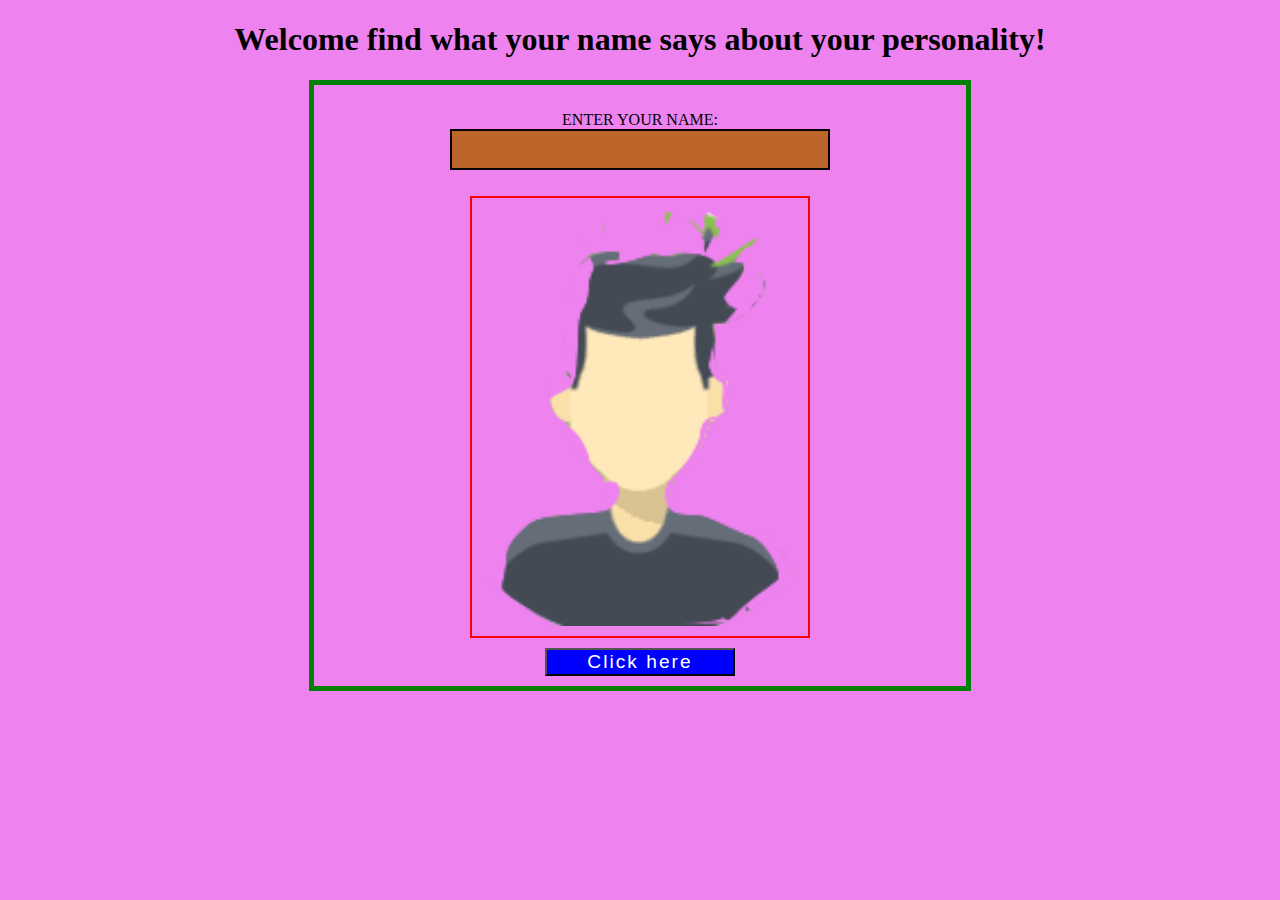
<file: api-project/index.html>
<!DOCTYPE html>
<html lang="en">
<head>
  <meta charset="UTF-8">
  <meta name="viewport" content="width=device-width, initial-scale=1.0">
  <meta http-equiv="X-UA-Compatible" content="ie=edge">
  <title>google map api project</title>
  <link rel="stylesheet" href="styles.css">
  <script defer src="script.js"></script>
</head>
<body>
  <div id="container">
    <h1>Welcome find what your name says about your personality!</h1>
    <div id="box">
<p style="text-align:center">ENTER YOUR NAME:<br>
<input type="text" id="name"></p>
<div id="image-box">
<img src="images.png" alt="image of you" width="50%" height="auto" id="imgsrc">
  </div>
  <button type="submit" id="button">Click here</button>
  <div id="map"></div>
    </div>
  </div>

<script src="https://cdnjs.cloudflare.com/ajax/libs/jquery/3.4.1/jquery.min.js">
  </script>

</body>
</html>
</file>
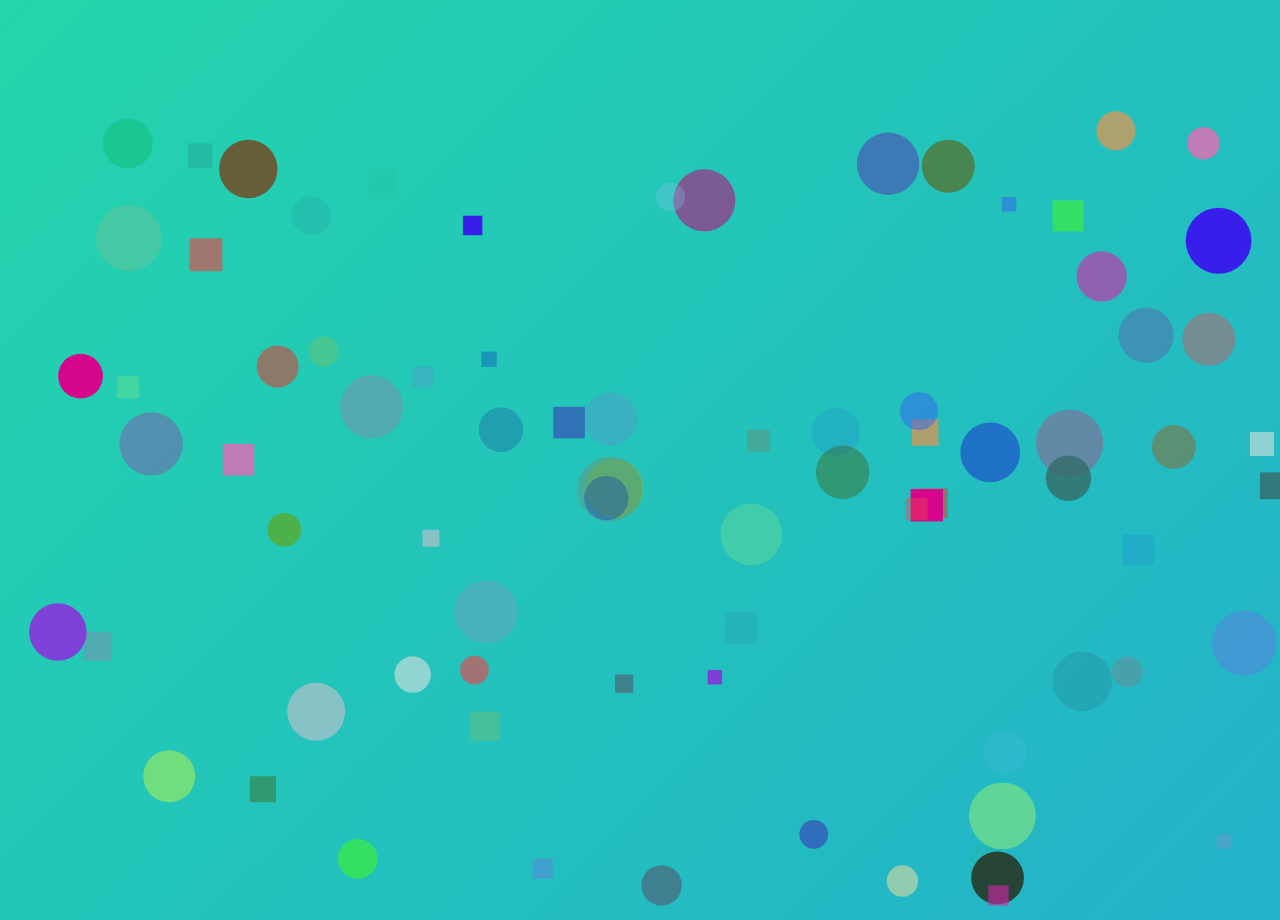
<file: project10/index.html>
<!DOCTYPE html>
<html lang="en">
<head>
  <meta charset="UTF-8">
  <meta name="viewport" content="width=device-width, initial-scale=1.0">
  <meta http-equiv="X-UA-Compatible" content="ie=edge">
  <title>Bouncing Ball</title>
  <script defer src="script.js"></script>
<style>
  body{
background: linear-gradient(-45deg, #EE7752, #E73C7E, #23A6D5, #23D5AB);
background-size:400% 400%;
animation: change 10s ease-in-out infinite;
overflow:hidden;
  }
  @keyframes change{
    0%{
      background-position:0 50%;
    }
    50%{
      background-position:100% 50%;
    }
    100%{
      background-position:0 50%;
    }
  }
  </style>




</head>

<body>
  <canvas id="canvas"></canvas>


</body>
</html>
</file>
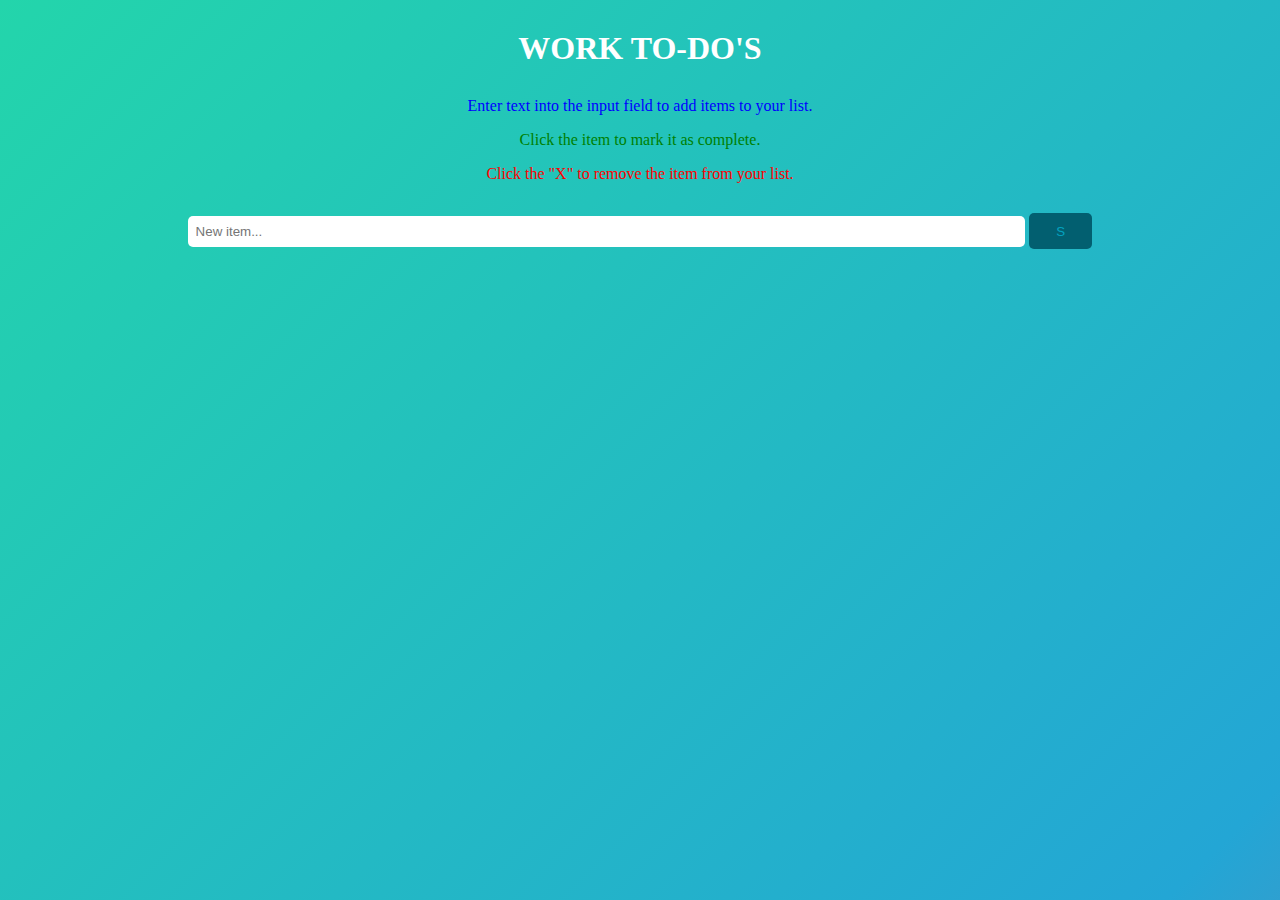
<file: project11/index.html>
<!DOCTYPE html>
<html lang="en">
<head>
  <meta charset="UTF-8">
  <meta name="viewport" content="width=device-width, initial-scale=1.0">
  <meta http-equiv="X-UA-Compatible" content="ie=edge">
  <title>To-Do List</title>
<link rel="stylesheet" href="styles.css">
</head>
<body>
  <div class="container">
		<div class="row">
			<div class="intro col-12">
				<h1>Work To-Do's</h1>
      </div>
					<div class="border1"></div>
					<div c
				</div>
			</div>
		</div>

		<div class="row">
			<div class="helpText col-12">
				<p id="first">Enter text into the input field to add items to your list.</p>
				<p id="second">Click the item to mark it as complete.</p>
				<p id="third">Click the "X" to remove the item from your list.</p>
			</div>
		</div>

		<div class="row">
			<div class="col-12">
				<input id="userInput" type="text" placeholder="New item..." maxlength="27">
				<button id="enter"><i class="fas fa-pencil-alt"></i></button>
			</div>
		</div>

		<!-- Empty List -->
		<div class="row">
			<div class="listItems col-12">
				<ul class="col-12 offset-0 col-sm-8 offset-sm-2">
				</ul>
			</div>
		</div>

	</div>
  <script type="text/javascript" src="script.js">
  </script>
</body>
</html>
</file>
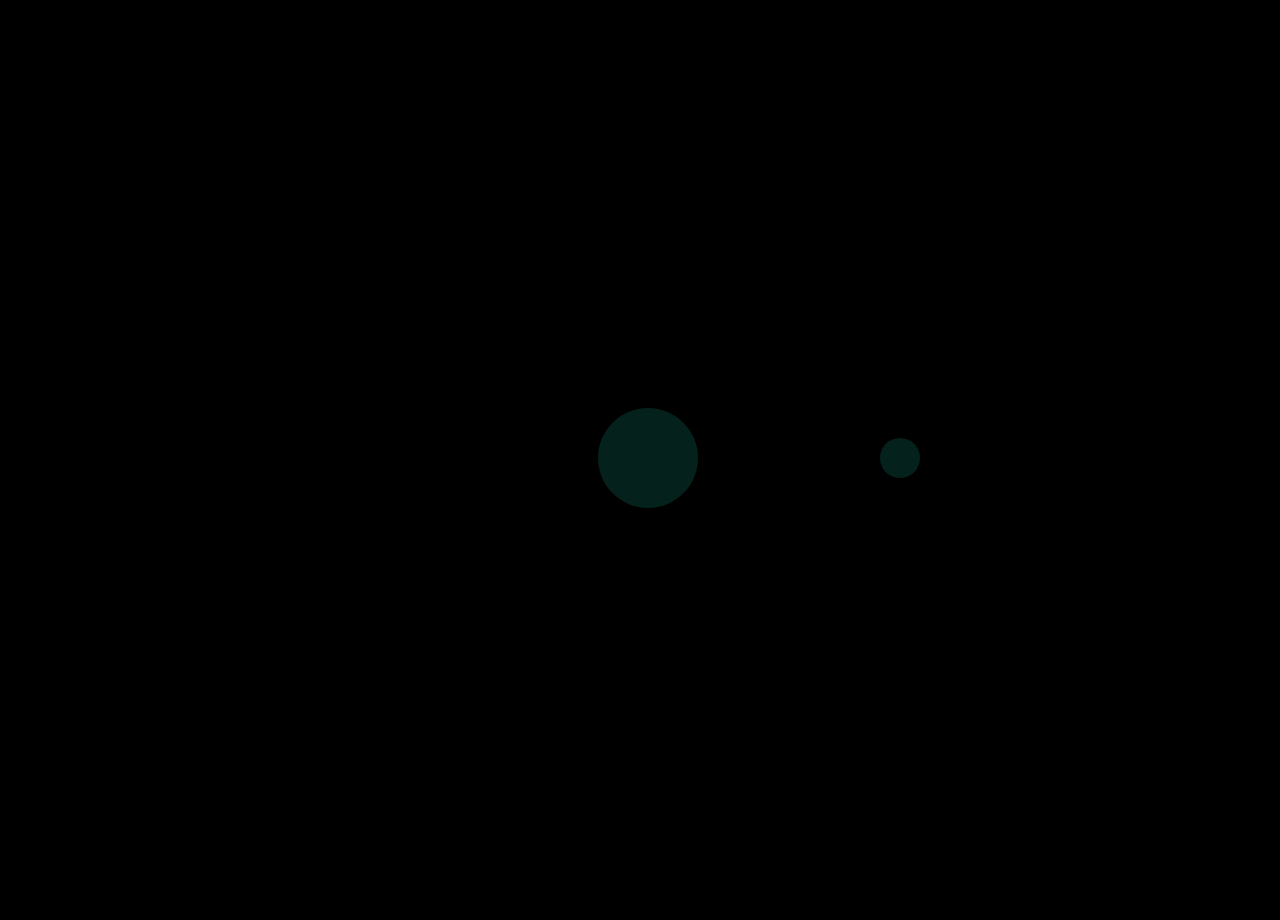
<file: project13/index.html>
<!DOCTYPE html>
<html lang="en">
<head>
  <meta charset="UTF-8">
  <meta name="viewport" content="width=device-width, initial-scale=1.0">
  <meta http-equiv="X-UA-Compatible" content="ie=edge">
  <title>Ball2 </title>
  <link rel="stylesheet" href="style.css">
<script defer src="script.js"></script>
</head>

<body>

  <canvas id="canvas" ></canvas>


</body>
</html>
</file>
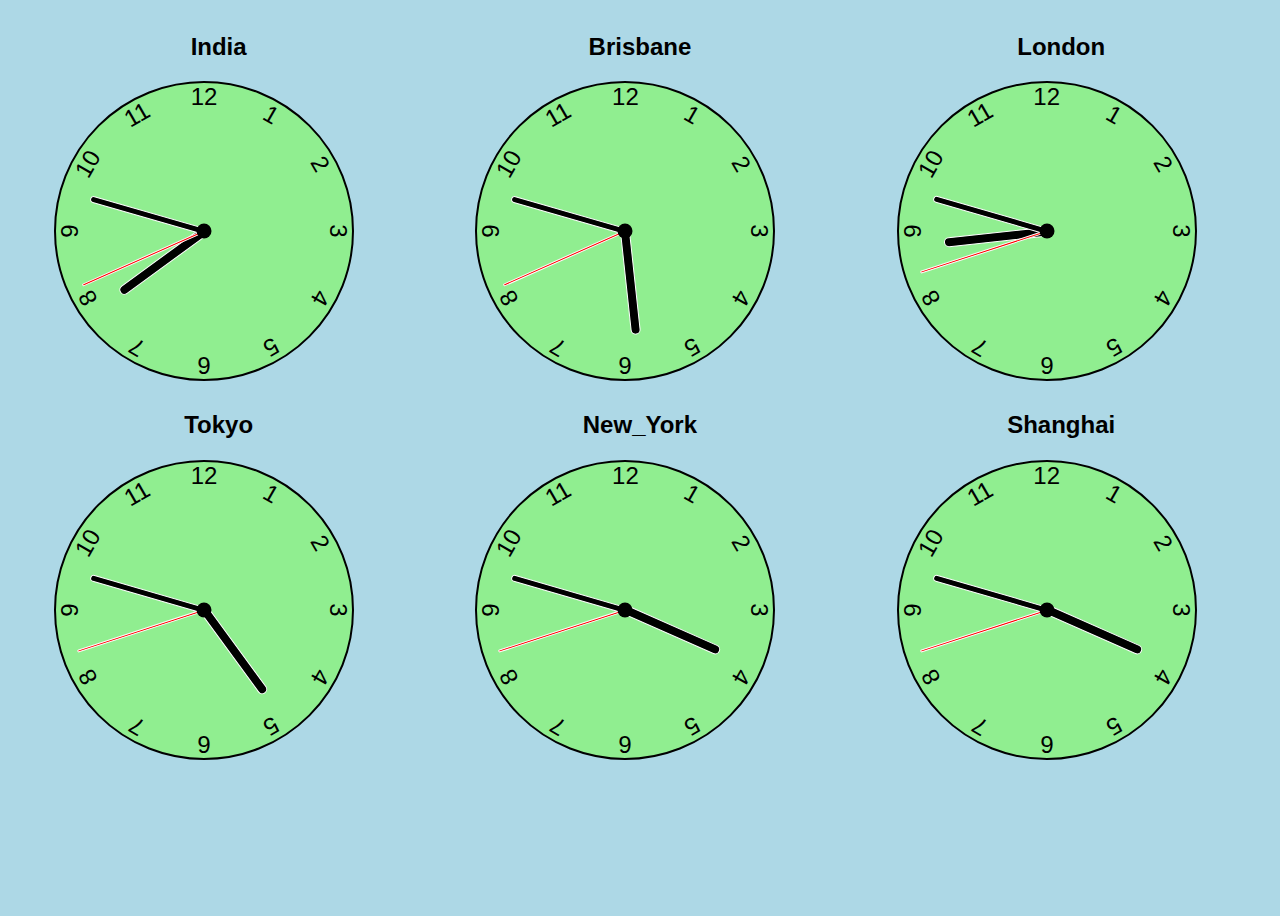
<file: project2/index.html>
<!DOCTYPE html>
<html lang="en">
<head>
  <link href="styles.css" rel="stylesheet">
  <meta charset="UTF-8">
  <meta name="viewport" content="width=device-widht,initial-scale=1.0">
  <meta http-equiv="X-UA-Compatible" content="ie=edge">
  <script defer src="script.js"></script>
  <script defer src="script2.js"></script>
  <script defer src="script3.js"></script>
  <script defer src="script4.js"></script>
  <script defer src="script5.js"></script>
  <script defer src="script6.js"></script>
  <title>Clock</title>
  </head>
  <body>
    <div class="row">
    <div class="column">
      <h2 style="text-align:center">India</h2>
    <div class="clock">
      <div class="hand hour" data-hour-hand></div>
      <div class="hand minute" data-minute-hand></div>
      <div class="hand second" data-second-hand></div>
      <div class="number number1">1</div>
      <div class="number number2">2</div>
      <div class="number number3">3</div>
      <div class="number number4">4</div>
      <div class="number number5">5</div>
      <div class="number number6">6</div>
      <div class="number number7">7</div>
      <div class="number number8">8</div>
      <div class="number number9">9</div>
      <div class="number number10">10</div>
      <div class="number number11">11</div>
      <div class="number number12">12</div>
</div>
</div>
<div class="column">
  <h2 style="text-align:center">Brisbane</h2>
<div class="clock">
  <div class="hand hour" data-hour-hand2></div>
  <div class="hand minute" data-minute-hand2></div>
  <div class="hand second" data-second-hand2></div>
  <div class="number number1">1</div>
  <div class="number number2">2</div>
  <div class="number number3">3</div>
  <div class="number number4">4</div>
  <div class="number number5">5</div>
  <div class="number number6">6</div>
  <div class="number number7">7</div>
  <div class="number number8">8</div>
  <div class="number number9">9</div>
  <div class="number number10">10</div>
  <div class="number number11">11</div>
  <div class="number number12">12</div>
</div>
</div>

<div class="column">
  <h2 style="text-align:center">London</h2>
<div class="clock">
  <div class="hand hour" data-hour-hand3></div>
  <div class="hand minute" data-minute-hand3></div>
  <div class="hand second" data-second-hand3></div>
  <div class="number number1">1</div>
  <div class="number number2">2</div>
  <div class="number number3">3</div>
  <div class="number number4">4</div>
  <div class="number number5">5</div>
  <div class="number number6">6</div>
  <div class="number number7">7</div>
  <div class="number number8">8</div>
  <div class="number number9">9</div>
  <div class="number number10">10</div>
  <div class="number number11">11</div>
  <div class="number number12">12</div>
</div>
</div>
</div>
<div class="row">
<div class="column">
  <h2 style="text-align:center">Tokyo</h2>
<div class="clock">
  <div class="hand hour" data-hour-hand4></div>
  <div class="hand minute" data-minute-hand4></div>
  <div class="hand second" data-second-hand4></div>
  <div class="number number1">1</div>
  <div class="number number2">2</div>
  <div class="number number3">3</div>
  <div class="number number4">4</div>
  <div class="number number5">5</div>
  <div class="number number6">6</div>
  <div class="number number7">7</div>
  <div class="number number8">8</div>
  <div class="number number9">9</div>
  <div class="number number10">10</div>
  <div class="number number11">11</div>
  <div class="number number12">12</div>
</div>
</div>
<div class="column">
  <h2 style="text-align:center">New_York</h2>
<div class="clock">
<div class="hand hour" data-hour-hand5></div>
<div class="hand minute" data-minute-hand5></div>
<div class="hand second" data-second-hand5></div>
<div class="number number1">1</div>
<div class="number number2">2</div>
<div class="number number3">3</div>
<div class="number number4">4</div>
<div class="number number5">5</div>
<div class="number number6">6</div>
<div class="number number7">7</div>
<div class="number number8">8</div>
<div class="number number9">9</div>
<div class="number number10">10</div>
<div class="number number11">11</div>
<div class="number number12">12</div>
</div>
</div>

<div class="column">
  <h2 style="text-align:center">Shanghai</h2>
<div class="clock">
<div class="hand hour" data-hour-hand6></div>
<div class="hand minute" data-minute-hand6></div>
<div class="hand second" data-second-hand6></div>
<div class="number number1">1</div>
<div class="number number2">2</div>
<div class="number number3">3</div>
<div class="number number4">4</div>
<div class="number number5">5</div>
<div class="number number6">6</div>
<div class="number number7">7</div>
<div class="number number8">8</div>
<div class="number number9">9</div>
<div class="number number10">10</div>
<div class="number number11">11</div>
<div class="number number12">12</div>
</div>
</div>
</div>

  </body>
  </html>
</file>
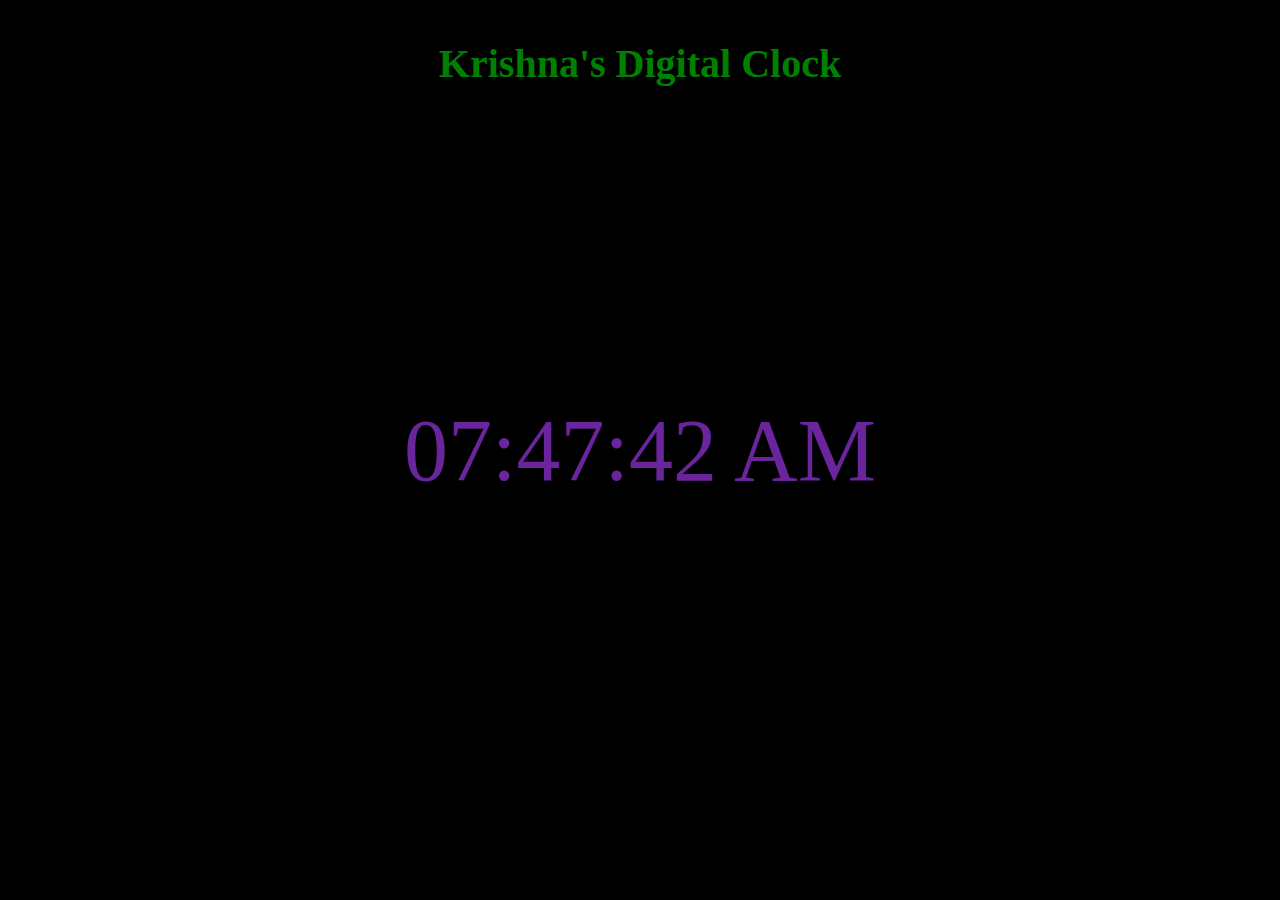
<file: project3/index.html>
<!DOCTYPE html>
<html lang="en">
<head>
  <link href="styles.css" rel="stylesheet">
  <meta charset="UTF-8">
  <meta name="viewport" content="width=device-widht,initial-scale=1.0">
  <meta http-equiv="X-UA-Compatible" content="ie=edge">
  <script defer src="script.js"></script>
  <title>Digital Clock</title>

</head>
<body>
  <h3 style="color:green; font-size:2.5rem">Krishna's Digital Clock</h3>
  <div id="myclock" class="clock"></div>
</body>
</html>
</file>
<file: api-project/styles.css>
body{
  background:violet;
}
#box{
  left:50%;
  width:50%;
  height: auto;
  margin-left: auto;
  margin-right: auto;
  padding:10px;
  border: 5px solid green;
}
input[type=text]{
  width:60%;
  padding: 10px ;
  box-sizing: border-box;
  border: 2px solid black;
  margin-bottom: 10px;
  background: #bd662b;
  font-size: 15px;
}
h1{
  text-align: center;
}
#imgsrc{
  display: block;
  border: 2px solid red;
  padding:10px;
  margin-left: auto;
  margin-right: auto;
  width:50%;
  margin-bottom: 10px;
}
button{
  display: block;
  margin: auto;
  width:30%;
  background-color: blue;
  letter-spacing: 2px;
  font-size:1.2rem;
  color:white;
}
#map{
  width:100%;
  height:auto;
}
</file>
<file: project11/styles.css>
body{
background: linear-gradient(-45deg, #EE7752, #E73C7E, #23A6D5, #23D5AB);
background-size:400% 400%;
animation: change 10s ease-in-out infinite;
overflow:hidden;
text-align: center;
}
@keyframes change{
  0%{
    background-position:0 50%;
  }
  50%{
    background-position:100% 50%;
  }
  100%{
    background-position:0 50%;
  }
}

.intro{
  margin:30px 0px;
  font-weight: bold;
}

h1{
  color: #ffffff;
  text-transform: uppercase;
  font-weight: 800;
}
h1:hover{
  font-weight:1000;
  font-size: 50px;
  text-transform: lowercase;
}
#first {
	margin-top: 10px;
	color: blue;
}

#second {
	color: green;

}

#third {
	color: red;
	margin-bottom: 30px;
}

#enter{
  border: none;
  padding: 5px,15px;
  border-radius: 5px;
  color: #04A1BF;
  background-color: #025F70;
  transition: all 0.75s ease;
	-webkit-transition: all 0.75s ease;
	-moz-transition: all 0.75s ease;
	-ms-transition: all 0.75s ease;
	-o-transition: all 0.75 ease;
	font-weight: normal;
  min-width: 5%;
  min-height: 04vh;
}

#enter:hover{
	background-color: #02798F;
	color: #FFCD5D;
}

ul{
  text-align:left;
  margin-top: 20px;
}

li{
  list-style:none;
  padding:10px 20px;
  color: green;
  text-transform: capitalize;
  font-weight: 600;
  border: 2px solid #025f70;
  border-radius: 5px;
  margin-bottom: 10px;
	background: black;
	transition: all 0.75s ease;
	-webkit-transition: all 0.5s ease;
	-moz-transition: all 0.5s ease;
	-ms-transition: all 0.5s ease;
	-o-transition: all 0.5 ease;
}

li:hover {
	background: #76CFE0;
}

li > button {
	font-weight: normal;
	background: none;
	border: none;
	float: right;
	color: #025f70;
	font-weight: 800;
}
input {
	border-radius: 5px;
	min-width: 65%;
	padding: 8px;
	border: none;
}

.done {
	background: #51DF70 !important;
	color: #00891E;
}

.delete{
  display:none;
}
</file>
<file: project13/style.css>
body{
background: black;
}
</file>
<file: project2/styles.css>
*, *::after, *::before{
  box-sizing: border-box;
  font-family: Gotham Rounded, sans-serif;
}
body{
  background: linear-gradient(to right, hs1(200,100%,50%), hs1(175,100%,50%));
  background: lightblue;
  min-height: 100vh;
  overflow: auto;

}
.column{
  float:left;
  width:33.33%;
  padding:5px;
}
.row::after{
  content: "";
  clear: both;
  display: table;
}
.clock {
  width: 300px;
  height: 300px;
  background-color: lightgreen;
  border-radius: 50%;
  border: 2px solid black;
  position: relative;
  margin-left: 10%;
  margin-top:5%;
}

.clock .number{
  --rotation: 0;
  position: absolute;
  width: 100%;
  height: 100%;
  text-align: center;
  transform: rotate(var(--rotation));
  font-size: 1.5rem;
}
.clock .number1{ --rotation: 30deg;}
.clock .number2{ --rotation: 60deg;}
.clock .number3{ --rotation: 90deg;}
.clock .number4{ --rotation: 120deg;}
.clock .number5{ --rotation: 150deg;}
.clock .number6{ --rotation: 180deg;}
.clock .number7{ --rotation: 210deg;}
.clock .number8{ --rotation: 240deg;}
.clock .number9{ --rotation: 270deg;}
.clock .number10{ --rotation: 300deg;}
.clock .number11{ --rotation: 330deg;}

.clock .hand{
  --rotation: 0;
  position: absolute;
  bottom: 50%;
  left: 50%;
  border-top-left-radius: 10px;
  border-top-right-radius: 10px;
  transform-origin: bottom;
  background-color: black;
  border: 1px solid white;
  z-index=10;
  transform: translateX(-50%) rotate(calc(var(--rotation)* 1deg));
}

.clock::after{
  content: '';
  position: absolute;
  background-color: black;
  z-index: 11;
  width: 15px;
  height: 15px;
  left: 50%;
  top: 50%;
  transform: translate(-50%,-50%);
  border-radius: 50%;
}

.clock .hand.second{
  width: 3px;
  height: 45%;
  background-color: red;
}

.clock .hand.minute{
  width: 7px;
  height: 40%;
  background-color: black;
}

.clock .hand.hour{
  width: 10px;
  height: 35%;
  background-color: black;
}
</file>
<file: project3/styles.css>
body{
  justify-content: center;
  text-align: center;
  background: #000;

}
.clock{
  position: absolute;
  top: 50%;
  left:50%;
  transform:translateX(-50%) translateY(-50%);
  color: #6a259c;
  font-size: 5.5rem;
  border: 1px solid black;
  padding: 0px 5px 0px 5px;
}
</file>
